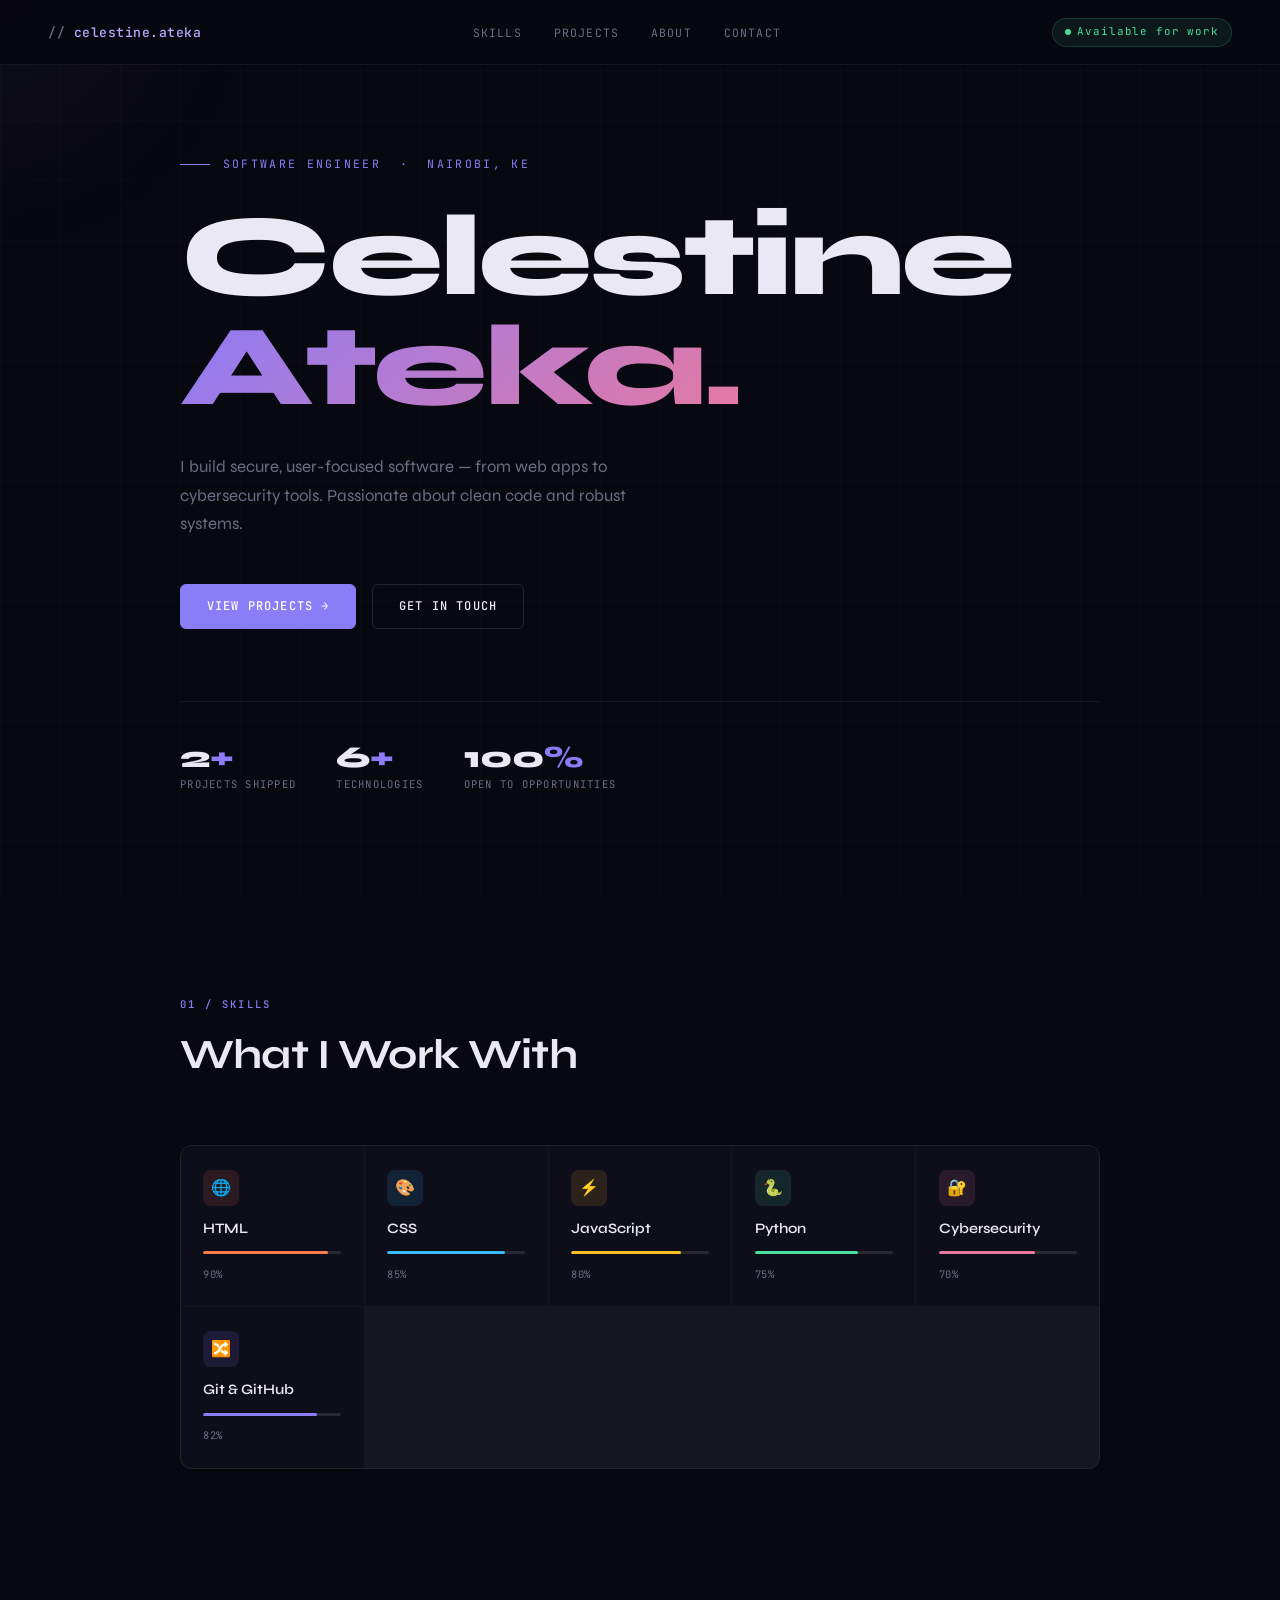
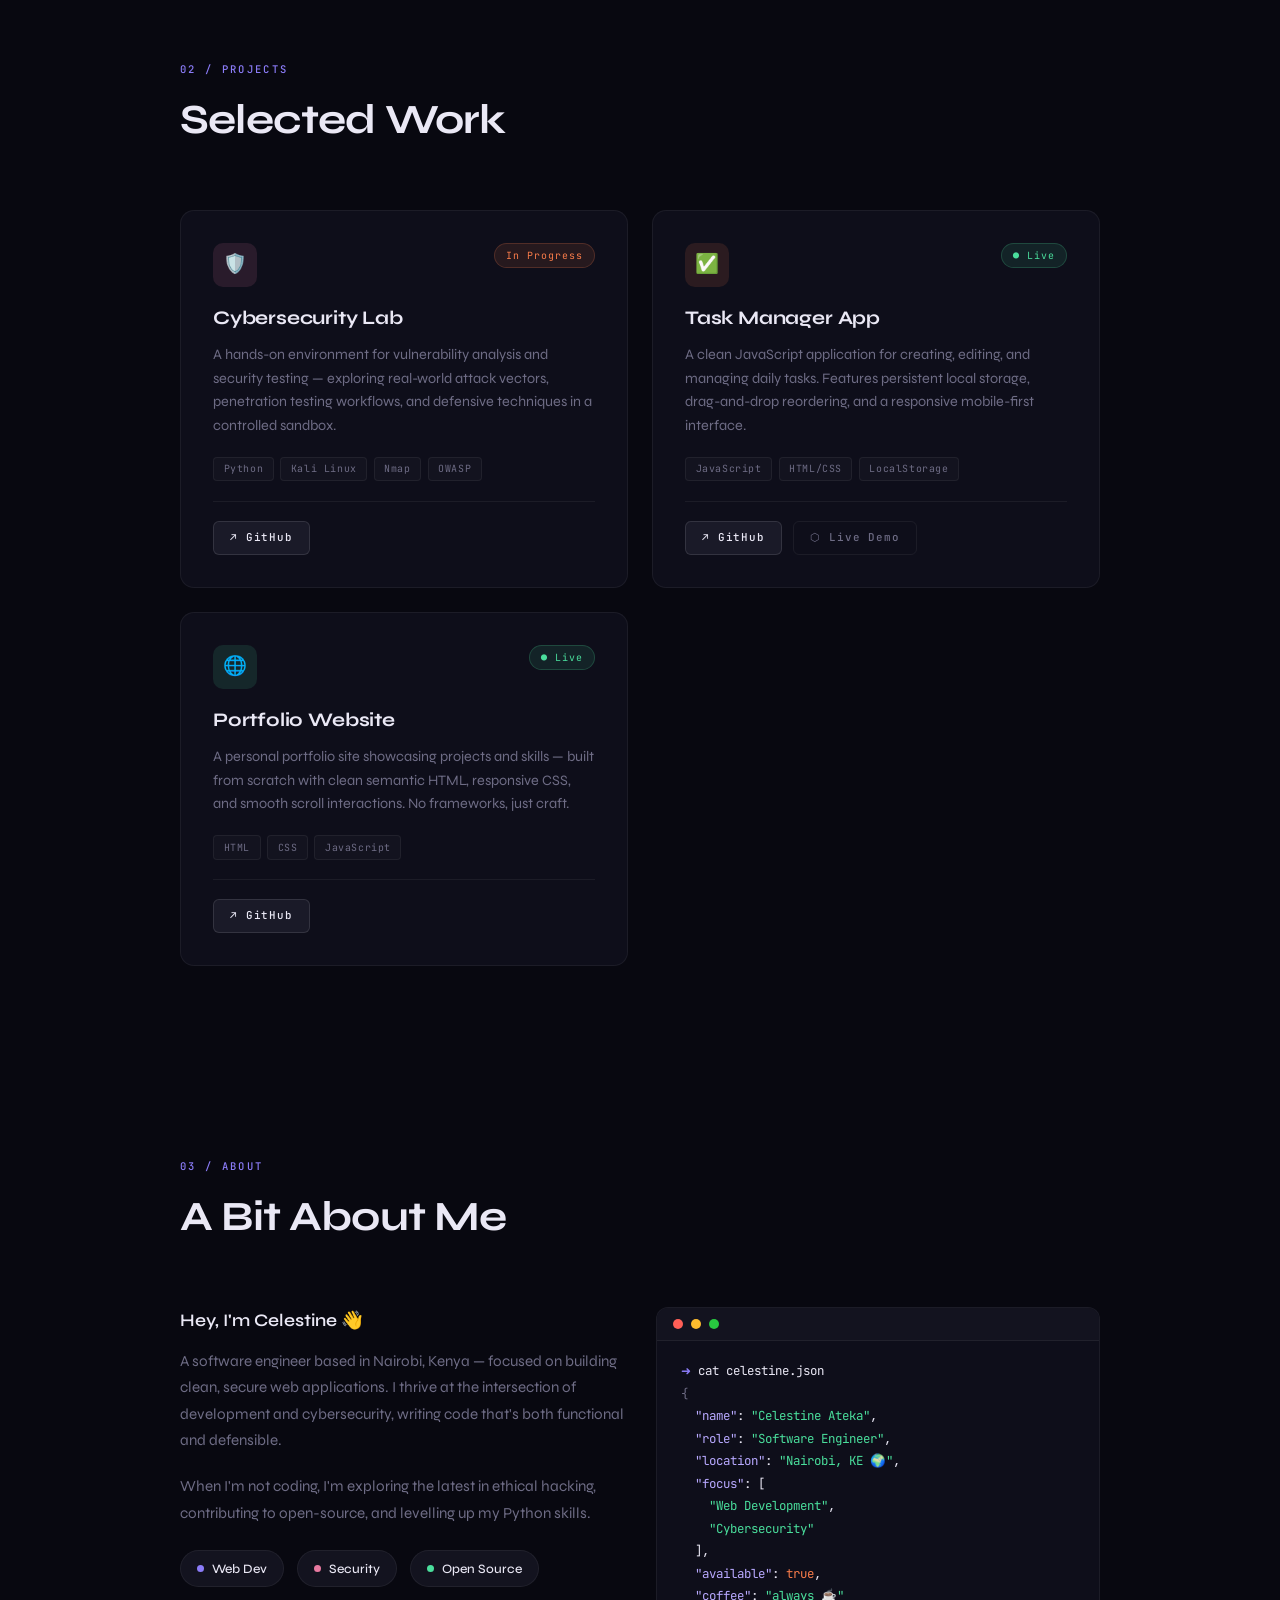
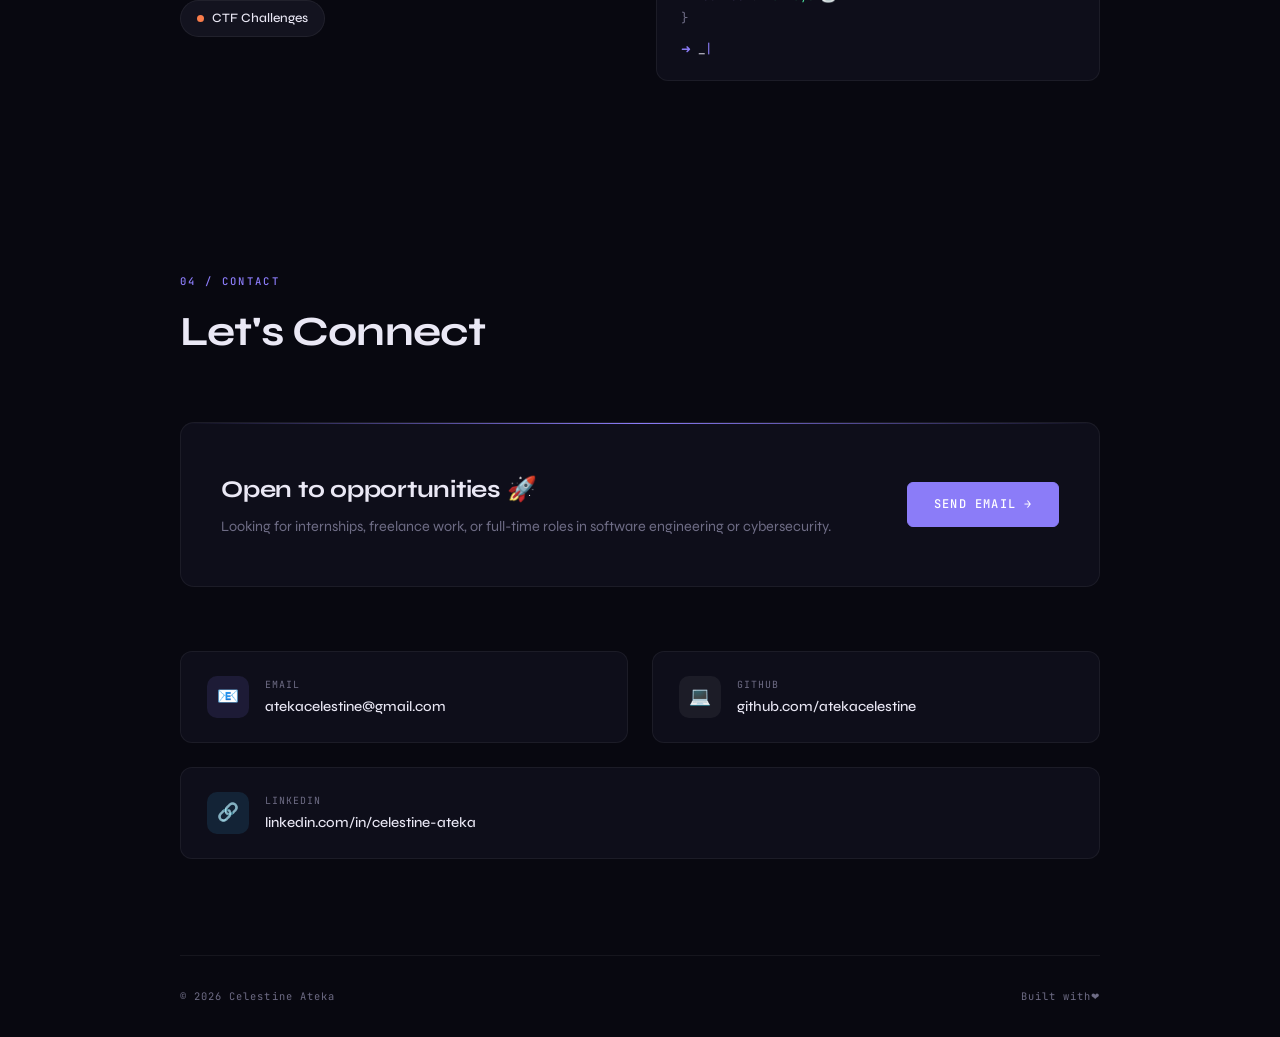
<file: index.html>
<!DOCTYPE html>
<html lang="en">
<head>
  <meta charset="UTF-8">
  <meta name="viewport" content="width=device-width, initial-scale=1.0">
  <title>Celestine Ateka — Software Engineer</title>
  <link rel="preconnect" href="https://fonts.googleapis.com">
  <link href="https://fonts.googleapis.com/css2?family=Syne:wght@400;500;600;700;800&family=JetBrains+Mono:wght@300;400;500&display=swap" rel="stylesheet">
  <style>
    :root {
      --bg:      #080810;
      --bg2:     #0e0e1a;
      --bg3:     #13131f;
      --bg4:     #1a1a28;
      --border:  rgba(255,255,255,0.06);
      --border2: rgba(255,255,255,0.11);
      --text:    #eae8f5;
      --muted:   #6e6c85;
      --accent:  #8b7cf8;
      --accent2: #b8a9ff;
      --green:   #4ade9c;
      --orange:  #f97c4a;
      --pink:    #e879a0;
      --blue:    #38bdf8;
    }
    *,*::before,*::after{margin:0;padding:0;box-sizing:border-box}
    html{scroll-behavior:smooth}
    body{background:var(--bg);color:var(--text);font-family:'Syne',sans-serif;font-size:16px;line-height:1.6;overflow-x:hidden}
    body::before{content:'';position:fixed;inset:0;background-image:linear-gradient(rgba(139,124,248,0.03) 1px,transparent 1px),linear-gradient(90deg,rgba(139,124,248,0.03) 1px,transparent 1px);background-size:60px 60px;pointer-events:none;z-index:0}
    .cursor-glow{position:fixed;width:500px;height:500px;border-radius:50%;background:radial-gradient(circle,rgba(139,124,248,0.055) 0%,transparent 70%);pointer-events:none;transform:translate(-50%,-50%);transition:left .14s ease,top .14s ease;z-index:0}
    nav{position:fixed;top:0;left:0;right:0;z-index:100;padding:1.1rem 3rem;display:flex;justify-content:space-between;align-items:center;background:rgba(8,8,16,0.85);backdrop-filter:blur(16px);border-bottom:1px solid var(--border)}
    .nav-logo{font-family:'JetBrains Mono',monospace;font-size:.82rem;font-weight:500;letter-spacing:.04em;color:var(--accent2)}
    .nav-logo span{color:var(--muted)}
    .nav-links{display:flex;gap:2rem;list-style:none}
    .nav-links a{font-family:'JetBrains Mono',monospace;font-size:.72rem;font-weight:400;letter-spacing:.1em;text-transform:uppercase;color:var(--muted);text-decoration:none;transition:color .2s}
    .nav-links a:hover{color:var(--text)}
    .status-pill{display:flex;align-items:center;gap:6px;font-family:'JetBrains Mono',monospace;font-size:.68rem;font-weight:400;letter-spacing:.08em;color:var(--green);background:rgba(74,222,156,0.08);border:1px solid rgba(74,222,156,0.18);padding:.3rem .75rem;border-radius:100px}
    .status-dot{width:6px;height:6px;border-radius:50%;background:var(--green);animation:pulse 2s ease-in-out infinite}
    @keyframes pulse{0%,100%{opacity:1;transform:scale(1)}50%{opacity:.5;transform:scale(.8)}}
    .container{max-width:1000px;margin:0 auto;padding:0 2.5rem;position:relative;z-index:1}
    header{min-height:100vh;display:flex;flex-direction:column;justify-content:center;padding:8rem 0 5rem}
    .hero-tag{font-family:'JetBrains Mono',monospace;font-size:.72rem;font-weight:400;letter-spacing:.2em;text-transform:uppercase;color:var(--accent);margin-bottom:1.8rem;opacity:0;animation:fadeUp .7s ease forwards .2s;display:flex;align-items:center;gap:.8rem}
    .hero-tag::before{content:'';display:inline-block;width:30px;height:1px;background:var(--accent)}
    header h1{font-size:clamp(3.5rem,9vw,7.5rem);font-weight:800;letter-spacing:-.03em;line-height:.95;opacity:0;animation:fadeUp .8s ease forwards .35s}
    .name-accent{background:linear-gradient(135deg,var(--accent) 0%,var(--pink) 100%);-webkit-background-clip:text;-webkit-text-fill-color:transparent;background-clip:text}
    .hero-desc{margin-top:2rem;font-size:1.05rem;font-weight:400;color:var(--muted);max-width:480px;line-height:1.7;opacity:0;animation:fadeUp .8s ease forwards .5s}
    .hero-cta{margin-top:2.8rem;display:flex;gap:1rem;flex-wrap:wrap;opacity:0;animation:fadeUp .8s ease forwards .65s}
    .btn-primary,.btn-ghost{font-family:'JetBrains Mono',monospace;font-size:.75rem;font-weight:500;letter-spacing:.1em;text-transform:uppercase;text-decoration:none;padding:.75rem 1.6rem;border-radius:6px;transition:all .22s ease;display:inline-flex;align-items:center;gap:.5rem}
    .btn-primary{background:var(--accent);color:#fff;border:1px solid var(--accent)}
    .btn-primary:hover{background:var(--accent2);border-color:var(--accent2);transform:translateY(-2px)}
    .btn-ghost{background:transparent;color:var(--text);border:1px solid var(--border2)}
    .btn-ghost:hover{border-color:var(--accent);color:var(--accent);transform:translateY(-2px)}
    .hero-stats{margin-top:4.5rem;display:flex;gap:2.5rem;padding-top:2.5rem;border-top:1px solid var(--border);opacity:0;animation:fadeUp .8s ease forwards .8s}
    .stat-item .num{font-size:1.9rem;font-weight:800;color:var(--text);line-height:1}
    .stat-item .num span{color:var(--accent)}
    .stat-item .lbl{font-family:'JetBrains Mono',monospace;font-size:.66rem;font-weight:400;letter-spacing:.12em;text-transform:uppercase;color:var(--muted);margin-top:4px}
    section{padding:6rem 0}
    .sec-label{font-family:'JetBrains Mono',monospace;font-size:.66rem;font-weight:500;letter-spacing:.22em;text-transform:uppercase;color:var(--accent);margin-bottom:.6rem}
    .sec-title{font-size:clamp(1.8rem,4vw,2.6rem);font-weight:700;letter-spacing:-.02em;margin-bottom:3.5rem}
    .skills-grid{display:grid;grid-template-columns:repeat(auto-fill,minmax(175px,1fr));gap:1px;background:var(--border);border:1px solid var(--border);border-radius:12px;overflow:hidden}
    .skill-card{background:var(--bg2);padding:1.5rem 1.4rem;display:flex;flex-direction:column;gap:.7rem;transition:background .2s ease;cursor:default}
    .skill-card:hover{background:var(--bg4)}
    .skill-icon{width:36px;height:36px;border-radius:8px;display:flex;align-items:center;justify-content:center;font-size:1rem}
    .skill-name{font-size:.9rem;font-weight:600;color:var(--text)}
    .skill-bar-track{height:3px;background:var(--border2);border-radius:2px;overflow:hidden}
    .skill-bar-fill{height:100%;border-radius:2px;width:0;transition:width 1.2s cubic-bezier(.16,1,.3,1)}
    .skill-pct{font-family:'JetBrains Mono',monospace;font-size:.65rem;font-weight:400;color:var(--muted);letter-spacing:.05em}
    .projects-grid{display:grid;grid-template-columns:repeat(auto-fill,minmax(420px,1fr));gap:1.5rem}
    .project-card{background:var(--bg2);border:1px solid var(--border);border-radius:14px;padding:2rem;display:flex;flex-direction:column;transition:border-color .25s ease,transform .25s ease;position:relative;overflow:hidden}
    .project-card::before{content:'';position:absolute;top:0;left:0;right:0;height:2px;opacity:0;transition:opacity .3s ease}
    .project-card:hover{border-color:var(--border2);transform:translateY(-4px)}
    .project-card:hover::before{opacity:1}
    .project-card.purple::before{background:linear-gradient(90deg,var(--accent),var(--pink))}
    .project-card.orange::before{background:linear-gradient(90deg,var(--orange),#fbbf24)}
    .project-card.green::before{background:linear-gradient(90deg,var(--green),var(--blue))}
    .project-header{display:flex;justify-content:space-between;align-items:flex-start;margin-bottom:1rem}
    .project-icon{width:44px;height:44px;border-radius:10px;display:flex;align-items:center;justify-content:center;font-size:1.2rem}
    .project-status{font-family:'JetBrains Mono',monospace;font-size:.62rem;font-weight:400;letter-spacing:.1em;padding:.25rem .7rem;border-radius:100px}
    .status-live{background:rgba(74,222,156,0.1);color:var(--green);border:1px solid rgba(74,222,156,0.2)}
    .status-wip{background:rgba(249,124,74,0.1);color:var(--orange);border:1px solid rgba(249,124,74,0.2)}
    .project-card h3{font-size:1.2rem;font-weight:700;letter-spacing:-.01em;margin-bottom:.6rem}
    .project-card p{font-size:.9rem;color:var(--muted);line-height:1.65;flex:1}
    .project-tags{display:flex;flex-wrap:wrap;gap:.4rem;margin:1.2rem 0}
    .tag{font-family:'JetBrains Mono',monospace;font-size:.62rem;font-weight:400;letter-spacing:.06em;color:var(--muted);background:var(--bg3);border:1px solid var(--border);padding:.2rem .6rem;border-radius:4px}
    .project-links{display:flex;gap:.7rem;margin-top:auto;padding-top:1.2rem;border-top:1px solid var(--border)}
    .plink{font-family:'JetBrains Mono',monospace;font-size:.68rem;font-weight:500;letter-spacing:.08em;text-decoration:none;padding:.45rem 1rem;border-radius:6px;transition:all .2s ease;display:inline-flex;align-items:center;gap:.4rem}
    .plink-solid{background:var(--bg4);color:var(--text);border:1px solid var(--border2)}
    .plink-solid:hover{background:var(--accent);border-color:var(--accent);color:#fff}
    .plink-ghost{background:transparent;color:var(--muted);border:1px solid var(--border)}
    .plink-ghost:hover{color:var(--text);border-color:var(--border2)}
    .about-grid{display:grid;grid-template-columns:1fr 1fr;gap:2rem;align-items:start}
    .about-text h3{font-size:1.1rem;font-weight:600;margin-bottom:.8rem}
    .about-text p{color:var(--muted);font-size:.95rem;line-height:1.75;margin-bottom:1.2rem}
    .terminal{background:var(--bg2);border:1px solid var(--border);border-radius:12px;overflow:hidden}
    .terminal-bar{background:var(--bg3);padding:.7rem 1rem;display:flex;align-items:center;gap:.5rem;border-bottom:1px solid var(--border)}
    .t-dot{width:10px;height:10px;border-radius:50%}
    .terminal-body{padding:1.2rem 1.5rem;font-family:'JetBrains Mono',monospace;font-size:.78rem;line-height:1.8}
    .t-prompt{color:var(--accent)}.t-cmd{color:var(--text)}.t-comment{color:var(--muted)}.t-str{color:var(--green)}.t-key{color:var(--accent2)}.t-num{color:var(--orange)}
    .interests-row{display:flex;gap:.8rem;flex-wrap:wrap;margin-top:1.5rem}
    .interest-chip{display:flex;align-items:center;gap:.5rem;background:var(--bg3);border:1px solid var(--border);border-radius:100px;padding:.45rem 1rem;font-size:.8rem;font-weight:500}
    .chip-dot{width:7px;height:7px;border-radius:50%}
    .contact-grid{display:grid;grid-template-columns:1fr 1fr;gap:1.5rem}
    .contact-card{background:var(--bg2);border:1px solid var(--border);border-radius:12px;padding:1.5rem 1.6rem;display:flex;align-items:center;gap:1rem;text-decoration:none;color:var(--text);transition:border-color .2s,transform .2s}
    .contact-card:hover{border-color:var(--accent);transform:translateY(-2px)}
    .contact-icon{width:42px;height:42px;border-radius:10px;display:flex;align-items:center;justify-content:center;font-size:1.1rem;flex-shrink:0}
    .contact-label{font-family:'JetBrains Mono',monospace;font-size:.62rem;font-weight:400;letter-spacing:.1em;text-transform:uppercase;color:var(--muted);margin-bottom:.2rem}
    .contact-value{font-size:.88rem;font-weight:500}
    .contact-wide{grid-column:1/-1}
    .cta-band{background:var(--bg2);border:1px solid var(--border);border-radius:14px;padding:3rem 2.5rem;display:flex;justify-content:space-between;align-items:center;gap:2rem;margin-bottom:4rem;position:relative;overflow:hidden}
    .cta-band::before{content:'';position:absolute;top:0;left:0;right:0;height:1px;background:linear-gradient(90deg,transparent,var(--accent),transparent)}
    .cta-band h3{font-size:1.5rem;font-weight:700;letter-spacing:-.01em;margin-bottom:.4rem}
    .cta-band p{font-size:.9rem;color:var(--muted)}
    footer{border-top:1px solid var(--border);padding:2rem 0;display:flex;justify-content:space-between;align-items:center}
    footer span{font-family:'JetBrains Mono',monospace;font-size:.65rem;font-weight:400;letter-spacing:.1em;color:var(--muted)}
    @keyframes fadeUp{from{opacity:0;transform:translateY(24px)}to{opacity:1;transform:none}}
    @keyframes blink{0%,100%{opacity:1}50%{opacity:0}}
    .reveal{opacity:0;transform:translateY(20px);transition:opacity .7s ease,transform .7s ease}
    .reveal.visible{opacity:1;transform:none}
    @media(max-width:700px){nav{padding:1rem 1.5rem}.nav-links{display:none}.container{padding:0 1.5rem}header{padding:6rem 0 3.5rem}.hero-stats{flex-wrap:wrap;gap:1.5rem}.projects-grid{grid-template-columns:1fr}.about-grid{grid-template-columns:1fr}.contact-grid{grid-template-columns:1fr}.contact-wide{grid-column:auto}.cta-band{flex-direction:column;align-items:flex-start}}
  </style>
</head>
<body>

<div class="cursor-glow" id="glow"></div>

<nav>
  <div class="nav-logo"><span>// </span>celestine.ateka</div>
  <ul class="nav-links">
    <li><a href="#skills">Skills</a></li>
    <li><a href="#projects">Projects</a></li>
    <li><a href="#about">About</a></li>
    <li><a href="#contact">Contact</a></li>
  </ul>
  <div class="status-pill">
    <div class="status-dot"></div>
    Available for work
  </div>
</nav>

<div class="container">

  <header>
    <p class="hero-tag">Software Engineer &nbsp;·&nbsp; Nairobi, KE</p>
    <h1>Celestine<br><span class="name-accent">Ateka.</span></h1>
    <p class="hero-desc">I build secure, user-focused software — from web apps to cybersecurity tools. Passionate about clean code and robust systems.</p>
    <div class="hero-cta">
      <a href="#projects" class="btn-primary">View Projects →</a>
      <a href="mailto:atekacelestine@gmail.com" class="btn-ghost">Get in Touch</a>
    </div>
    <div class="hero-stats">
      <div class="stat-item"><div class="num">2<span>+</span></div><div class="lbl">Projects Shipped</div></div>
      <div class="stat-item"><div class="num">6<span>+</span></div><div class="lbl">Technologies</div></div>
      <div class="stat-item"><div class="num">100<span>%</span></div><div class="lbl">Open to Opportunities</div></div>
    </div>
  </header>

  <section id="skills">
    <p class="sec-label reveal">01 / Skills</p>
    <h2 class="sec-title reveal">What I Work With</h2>
    <div class="skills-grid">
      <div class="skill-card reveal"><div class="skill-icon" style="background:rgba(249,124,74,0.12)">🌐</div><div class="skill-name">HTML</div><div class="skill-bar-track"><div class="skill-bar-fill" data-width="90" style="background:var(--orange)"></div></div><div class="skill-pct">90%</div></div>
      <div class="skill-card reveal"><div class="skill-icon" style="background:rgba(56,189,248,0.12)">🎨</div><div class="skill-name">CSS</div><div class="skill-bar-track"><div class="skill-bar-fill" data-width="85" style="background:var(--blue)"></div></div><div class="skill-pct">85%</div></div>
      <div class="skill-card reveal"><div class="skill-icon" style="background:rgba(251,191,36,0.12)">⚡</div><div class="skill-name">JavaScript</div><div class="skill-bar-track"><div class="skill-bar-fill" data-width="80" style="background:#fbbf24"></div></div><div class="skill-pct">80%</div></div>
      <div class="skill-card reveal"><div class="skill-icon" style="background:rgba(74,222,156,0.12)">🐍</div><div class="skill-name">Python</div><div class="skill-bar-track"><div class="skill-bar-fill" data-width="75" style="background:var(--green)"></div></div><div class="skill-pct">75%</div></div>
      <div class="skill-card reveal"><div class="skill-icon" style="background:rgba(232,121,160,0.12)">🔐</div><div class="skill-name">Cybersecurity</div><div class="skill-bar-track"><div class="skill-bar-fill" data-width="70" style="background:var(--pink)"></div></div><div class="skill-pct">70%</div></div>
      <div class="skill-card reveal"><div class="skill-icon" style="background:rgba(139,124,248,0.12)">🔀</div><div class="skill-name">Git & GitHub</div><div class="skill-bar-track"><div class="skill-bar-fill" data-width="82" style="background:var(--accent)"></div></div><div class="skill-pct">82%</div></div>
    </div>
  </section>

  <section id="projects">
    <p class="sec-label reveal">02 / Projects</p>
    <h2 class="sec-title reveal">Selected Work</h2>
    <div class="projects-grid">
      <div class="project-card purple reveal">
        <div class="project-header">
          <div class="project-icon" style="background:rgba(232,121,160,0.12)">🛡️</div>
          <span class="project-status status-wip">In Progress</span>
        </div>
        <h3>Cybersecurity Lab</h3>
        <p>A hands-on environment for vulnerability analysis and security testing — exploring real-world attack vectors, penetration testing workflows, and defensive techniques in a controlled sandbox.</p>
        <div class="project-tags">
          <span class="tag">Python</span><span class="tag">Kali Linux</span><span class="tag">Nmap</span><span class="tag">OWASP</span>
        </div>
        <div class="project-links">
          <a href="#" class="plink plink-solid">↗ GitHub</a>
        </div>
      </div>
      <div class="project-card orange reveal">
        <div class="project-header">
          <div class="project-icon" style="background:rgba(249,124,74,0.12)">✅</div>
          <span class="project-status status-live">● Live</span>
        </div>
        <h3>Task Manager App</h3>
        <p>A clean JavaScript application for creating, editing, and managing daily tasks. Features persistent local storage, drag-and-drop reordering, and a responsive mobile-first interface.</p>
        <div class="project-tags">
          <span class="tag">JavaScript</span><span class="tag">HTML/CSS</span><span class="tag">LocalStorage</span>
        </div>
        <div class="project-links">
          <a href="https://github.com/atekacelestine" target="_blank" rel="noopener" class="plink plink-solid">↗ GitHub</a>
          <a href="https://atekacelestine.github.io/Portfolio-website.github.io/task-manager.html" target="_blank" rel="noopener" class="plink plink-ghost">⬡ Live Demo</a>
        </div>
      </div>
      <div class="project-card green reveal">
        <div class="project-header">
          <div class="project-icon" style="background:rgba(74,222,156,0.12)">🌐</div>
          <span class="project-status status-live">● Live</span>
        </div>
        <h3>Portfolio Website</h3>
        <p>A personal portfolio site showcasing projects and skills — built from scratch with clean semantic HTML, responsive CSS, and smooth scroll interactions. No frameworks, just craft.</p>
        <div class="project-tags">
          <span class="tag">HTML</span><span class="tag">CSS</span><span class="tag">JavaScript</span>
        </div>
        <div class="project-links">
          <a href="https://github.com/atekacelestine" target="_blank" rel="noopener" class="plink plink-solid">↗ GitHub</a>
        </div>
      </div>
    </div>
  </section>

  <section id="about">
    <p class="sec-label reveal">03 / About</p>
    <h2 class="sec-title reveal">A Bit About Me</h2>
    <div class="about-grid">
      <div class="about-text reveal">
        <h3>Hey, I'm Celestine 👋</h3>
        <p>A software engineer based in Nairobi, Kenya — focused on building clean, secure web applications. I thrive at the intersection of development and cybersecurity, writing code that's both functional and defensible.</p>
        <p>When I'm not coding, I'm exploring the latest in ethical hacking, contributing to open-source, and levelling up my Python skills.</p>
        <div class="interests-row">
          <div class="interest-chip"><div class="chip-dot" style="background:var(--accent)"></div>Web Dev</div>
          <div class="interest-chip"><div class="chip-dot" style="background:var(--pink)"></div>Security</div>
          <div class="interest-chip"><div class="chip-dot" style="background:var(--green)"></div>Open Source</div>
          <div class="interest-chip"><div class="chip-dot" style="background:var(--orange)"></div>CTF Challenges</div>
        </div>
      </div>
      <div class="terminal reveal">
        <div class="terminal-bar">
          <div class="t-dot" style="background:#ff5f57"></div>
          <div class="t-dot" style="background:#febc2e"></div>
          <div class="t-dot" style="background:#28c840"></div>
        </div>
        <div class="terminal-body">
          <div><span class="t-prompt">➜</span> <span class="t-cmd">cat celestine.json</span></div>
          <div><span class="t-comment">{</span></div>
          <div>&nbsp;&nbsp;<span class="t-key">"name"</span>: <span class="t-str">"Celestine Ateka"</span>,</div>
          <div>&nbsp;&nbsp;<span class="t-key">"role"</span>: <span class="t-str">"Software Engineer"</span>,</div>
          <div>&nbsp;&nbsp;<span class="t-key">"location"</span>: <span class="t-str">"Nairobi, KE 🌍"</span>,</div>
          <div>&nbsp;&nbsp;<span class="t-key">"focus"</span>: [</div>
          <div>&nbsp;&nbsp;&nbsp;&nbsp;<span class="t-str">"Web Development"</span>,</div>
          <div>&nbsp;&nbsp;&nbsp;&nbsp;<span class="t-str">"Cybersecurity"</span></div>
          <div>&nbsp;&nbsp;],</div>
          <div>&nbsp;&nbsp;<span class="t-key">"available"</span>: <span class="t-num">true</span>,</div>
          <div>&nbsp;&nbsp;<span class="t-key">"coffee"</span>: <span class="t-str">"always ☕"</span></div>
          <div><span class="t-comment">}</span></div>
          <div style="margin-top:.5rem"><span class="t-prompt">➜</span> <span class="t-cmd">_</span><span style="animation:blink 1s step-end infinite;color:var(--accent)">|</span></div>
        </div>
      </div>
    </div>
  </section>

  <section id="contact">
    <p class="sec-label reveal">04 / Contact</p>
    <h2 class="sec-title reveal">Let's Connect</h2>
    <div class="cta-band reveal">
      <div>
        <h3>Open to opportunities 🚀</h3>
        <p>Looking for internships, freelance work, or full-time roles in software engineering or cybersecurity.</p>
      </div>
      <a href="mailto:atekacelestine@gmail.com" class="btn-primary" style="white-space:nowrap">Send Email →</a>
    </div>
    <div class="contact-grid">
      <a href="mailto:atekacelestine@gmail.com" class="contact-card">
        <div class="contact-icon" style="background:rgba(139,124,248,0.12)">📧</div>
        <div><div class="contact-label">Email</div><div class="contact-value">atekacelestine@gmail.com</div></div>
      </a>
      <a href="https://github.com/atekacelestine" target="_blank" rel="noopener" class="contact-card">
        <div class="contact-icon" style="background:rgba(255,255,255,0.06)">💻</div>
        <div><div class="contact-label">GitHub</div><div class="contact-value">github.com/atekacelestine</div></div>
      </a>
      <a href="https://linkedin.com/in/celestine-ateka" target="_blank" rel="noopener" class="contact-card contact-wide">
        <div class="contact-icon" style="background:rgba(56,189,248,0.12)">🔗</div>
        <div><div class="contact-label">LinkedIn</div><div class="contact-value">linkedin.com/in/celestine-ateka</div></div>
      </a>
    </div>
  </section>

  <footer>
    <span>© 2026 Celestine Ateka</span>
    <span>Built with❤</span>
  </footer>

</div>

<style>@keyframes blink{0%,100%{opacity:1}50%{opacity:0}}</style>

<script>
  const glow = document.getElementById('glow');
  document.addEventListener('mousemove', e => {
    glow.style.left = e.clientX + 'px';
    glow.style.top = e.clientY + 'px';
  });

  const revealObs = new IntersectionObserver(entries => {
    entries.forEach(e => {
      if (e.isIntersecting) {
        e.target.style.transitionDelay = (parseFloat(e.target.dataset.delay || 0)) + 's';
        e.target.classList.add('visible');
        revealObs.unobserve(e.target);
      }
    });
  }, { threshold: 0.1 });

  document.querySelectorAll('.reveal').forEach((el, i) => {
    el.dataset.delay = (i % 6) * 0.07;
    revealObs.observe(el);
  });

  const barObs = new IntersectionObserver(entries => {
    entries.forEach(e => {
      if (e.isIntersecting) {
        e.target.querySelectorAll('.skill-bar-fill').forEach(bar => {
          bar.style.width = bar.dataset.width + '%';
        });
        barObs.unobserve(e.target);
      }
    });
  }, { threshold: 0.3 });

  document.querySelectorAll('.skills-grid').forEach(g => barObs.observe(g));

  const sections = document.querySelectorAll('section[id]');
  const links = document.querySelectorAll('.nav-links a');
  window.addEventListener('scroll', () => {
    let cur = '';
    sections.forEach(s => { if (window.scrollY >= s.offsetTop - 120) cur = s.id; });
    links.forEach(l => {
      l.style.color = l.getAttribute('href') === '#' + cur ? 'var(--text)' : '';
    });
  });
</script>
</body>
</html>
</file>
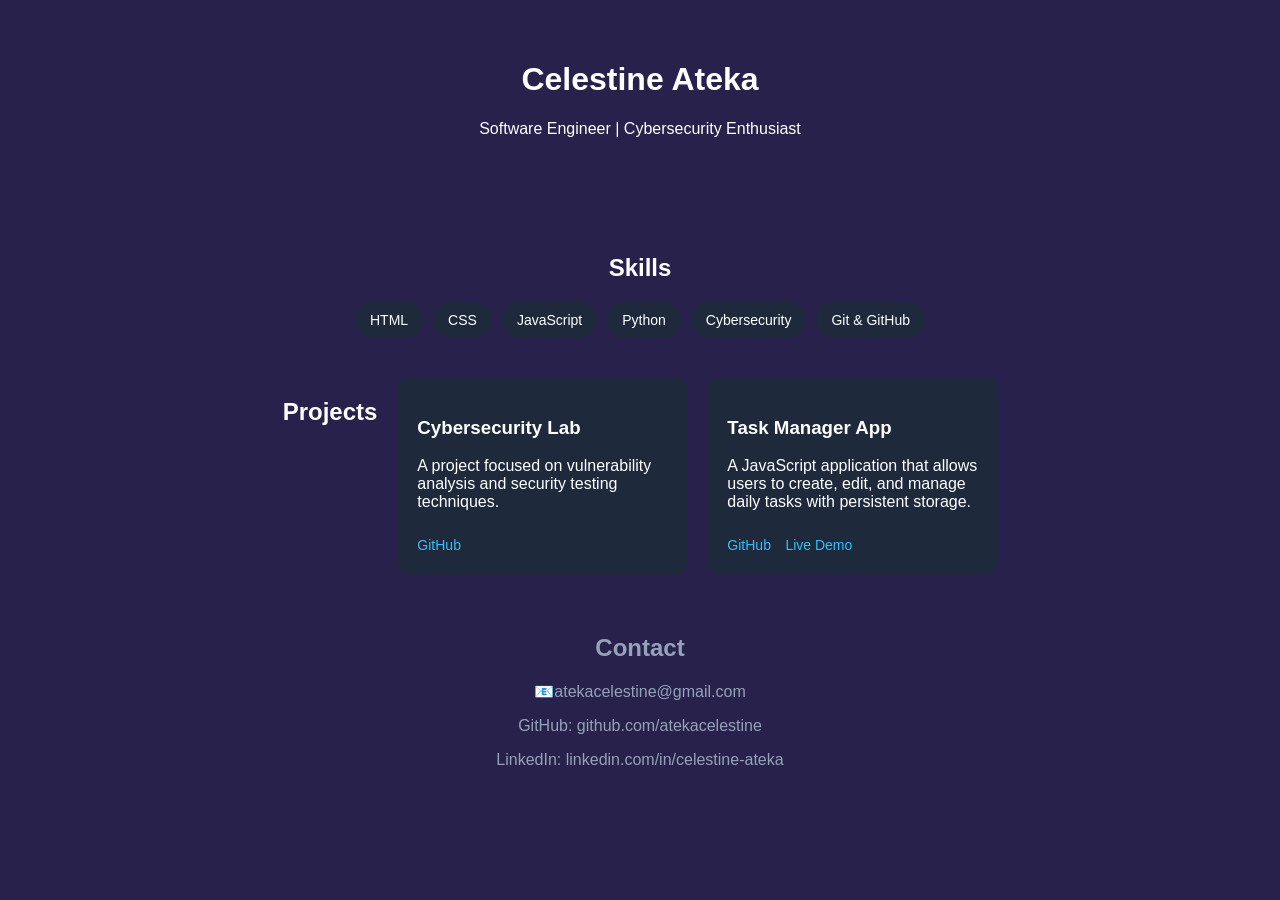
<file: Portfolio website/index.html>
<!DOCTYPE html>
<html lang="en">
<head>
  <meta charset="UTF-8">
  <title>Celestine Ateka</title>
  <link rel="stylesheet" href="style.css">
</head>
<body>

<header>
  <h1>Celestine Ateka</h1>
  <p>Software Engineer | Cybersecurity Enthusiast</p>
</header>

<section class="skills">
  <h2>Skills</h2>
  <div class="skills-list">
    <span>HTML</span>
    <span>CSS</span>
    <span>JavaScript</span>
    <span>Python</span>
    <span>Cybersecurity</span>
    <span>Git & GitHub</span>
  </div>
</section>

<section class="projects">
  <h2>Projects</h2>

  <div class="card">
    <h3>Cybersecurity Lab</h3>
    <p>A project focused on vulnerability analysis and security testing techniques.</p>
    <a href="#">GitHub</a>
  </div>

  <div class="card">
    <h3>Task Manager App</h3>
    <p>A JavaScript application that allows users to create, edit, and manage daily tasks with persistent storage.</p>
 <a href="https://github.com/atekacelestine/task-manager">GitHub</a>
<a href="https://your-live-site.com">Live Demo</a>
  </div>

</section>

<footer>
  <section class="contact">
    <h2>Contact</h2>
  <p>📧atekacelestine@gmail.com</p>
  <p>GitHub: github.com/atekacelestine</p>
  <p>LinkedIn: linkedin.com/in/celestine-ateka</p>
</section>
</footer>

</body>
</html>
</file>
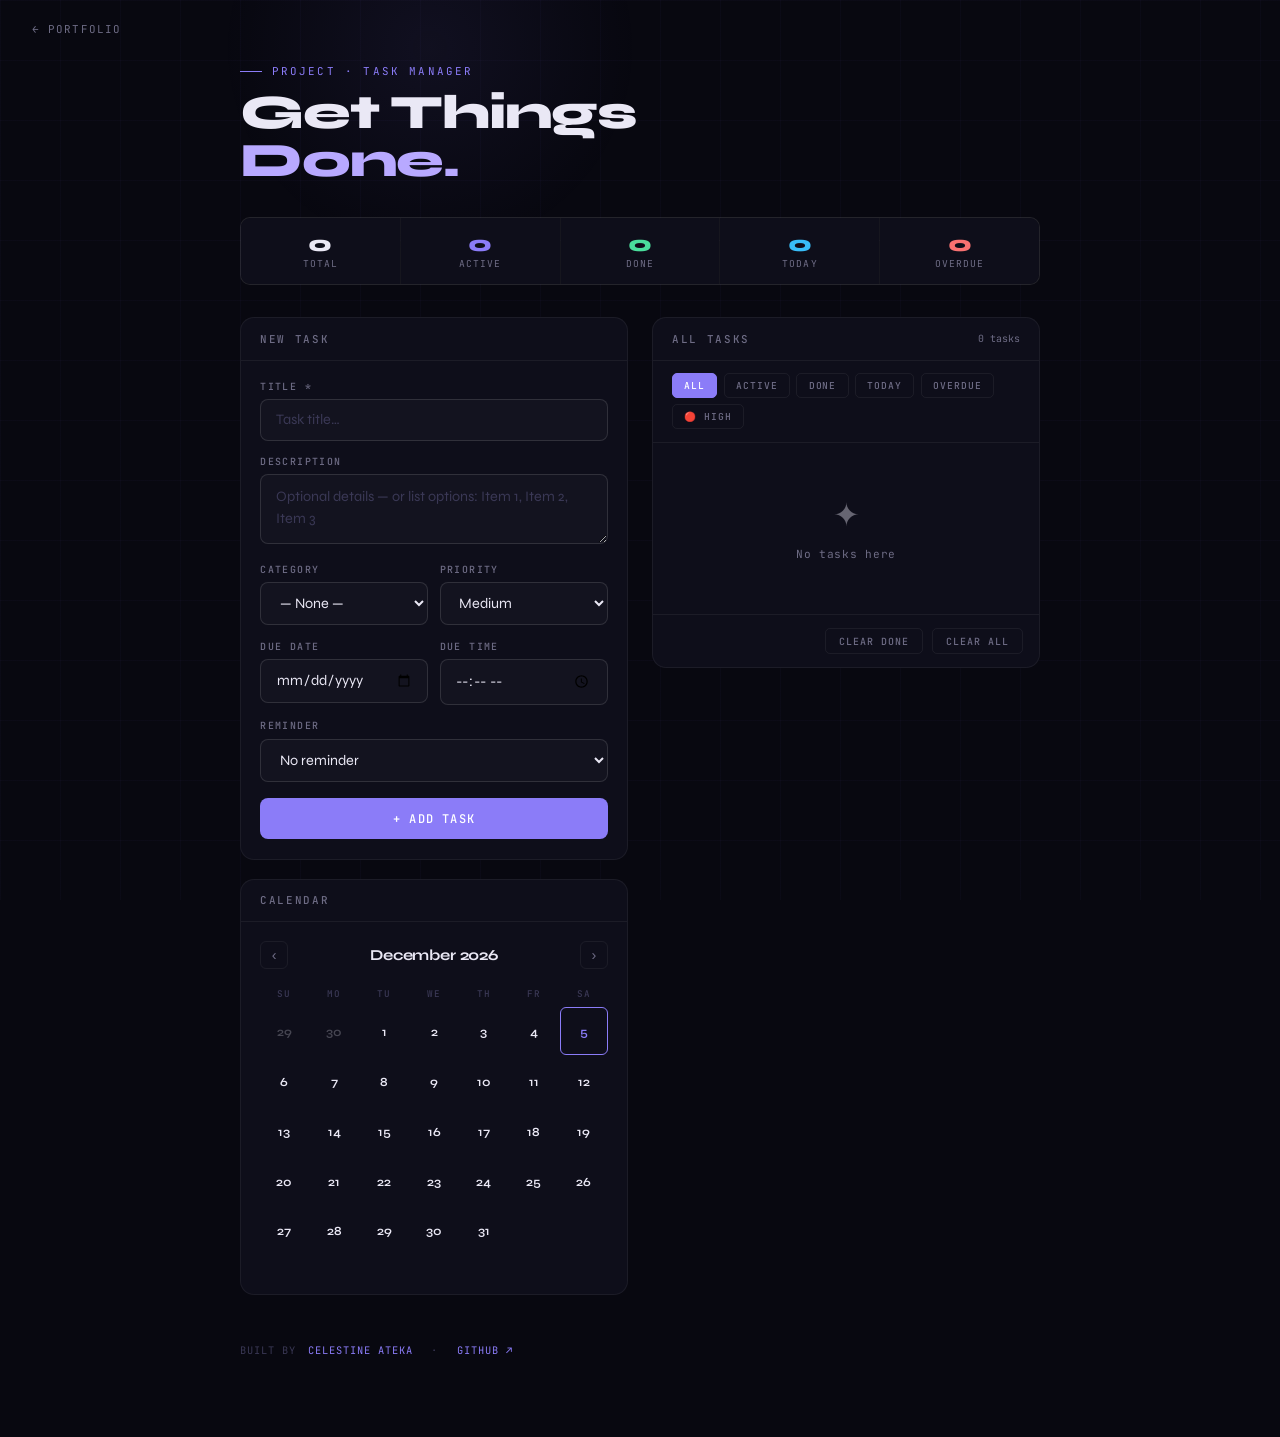
<file: task-manager.html>
<!DOCTYPE html>
<html lang="en">
<head>
  <meta charset="UTF-8">
  <meta name="viewport" content="width=device-width, initial-scale=1.0">
  <title>Task Manager — Celestine Ateka</title>
  <link rel="preconnect" href="https://fonts.googleapis.com">
  <link href="https://fonts.googleapis.com/css2?family=Syne:wght@400;500;600;700;800&family=JetBrains+Mono:wght@300;400;500&display=swap" rel="stylesheet">
  <style>
    :root {
      --bg:#080810;--bg2:#0e0e1a;--bg3:#13131f;--bg4:#1a1a28;
      --border:rgba(255,255,255,0.06);--border2:rgba(255,255,255,0.12);
      --text:#eae8f5;--muted:#6e6c85;--dim:#3a3855;
      --accent:#8b7cf8;--accent2:#b8a9ff;
      --green:#4ade9c;--orange:#f97c4a;--pink:#e879a0;--red:#f87171;--blue:#38bdf8;
    }
    *,*::before,*::after{margin:0;padding:0;box-sizing:border-box}
    html{scroll-behavior:smooth}
    body{background:var(--bg);color:var(--text);font-family:'Syne',sans-serif;min-height:100vh;display:flex;flex-direction:column;align-items:center;padding:3rem 1.5rem 5rem}
    body::before{content:'';position:fixed;inset:0;background-image:linear-gradient(rgba(139,124,248,0.03) 1px,transparent 1px),linear-gradient(90deg,rgba(139,124,248,0.03) 1px,transparent 1px);background-size:60px 60px;pointer-events:none;z-index:0}
    .glow{position:fixed;width:420px;height:420px;border-radius:50%;background:radial-gradient(circle,rgba(139,124,248,0.07) 0%,transparent 70%);pointer-events:none;transform:translate(-50%,-50%);transition:left .14s ease,top .14s ease;z-index:0}
    .back-link{position:fixed;top:1.4rem;left:2rem;font-family:'JetBrains Mono',monospace;font-size:.68rem;font-weight:400;letter-spacing:.1em;text-transform:uppercase;color:var(--muted);text-decoration:none;display:flex;align-items:center;gap:.4rem;transition:color .2s;z-index:100}
    .back-link:hover{color:var(--accent2)}
    .app{position:relative;z-index:1;width:100%;max-width:800px;margin-top:1rem}

    /* HEADER */
    .app-header{margin-bottom:2rem;animation:fadeUp .6s ease both .1s}
    .app-eyebrow{font-family:'JetBrains Mono',monospace;font-size:.68rem;font-weight:400;letter-spacing:.2em;text-transform:uppercase;color:var(--accent);margin-bottom:.7rem;display:flex;align-items:center;gap:.6rem}
    .app-eyebrow::before{content:'';width:22px;height:1px;background:var(--accent)}
    .app-title{font-size:clamp(2rem,5vw,3rem);font-weight:800;letter-spacing:-.025em;line-height:1}
    .app-title .hi{color:var(--accent2)}

    /* STATS */
    .stats-bar{display:flex;gap:1px;background:var(--border);border:1px solid var(--border);border-radius:10px;overflow:hidden;margin-bottom:2rem;animation:fadeUp .6s ease both .2s}
    .stat{flex:1;background:var(--bg2);padding:.9rem 1rem;display:flex;flex-direction:column;align-items:center;gap:2px}
    .stat .val{font-size:1.4rem;font-weight:800;line-height:1}
    .stat .lbl{font-family:'JetBrains Mono',monospace;font-size:.6rem;font-weight:400;letter-spacing:.12em;text-transform:uppercase;color:var(--muted)}

    /* MAIN LAYOUT */
    .main-grid{display:grid;grid-template-columns:1fr 1fr;gap:1.5rem;align-items:start;animation:fadeUp .6s ease both .3s}
    @media(max-width:700px){.main-grid{grid-template-columns:1fr}}

    /* PANEL */
    .panel{background:var(--bg2);border:1px solid var(--border);border-radius:14px;overflow:hidden}
    .panel-header{padding:.85rem 1.2rem;border-bottom:1px solid var(--border);display:flex;align-items:center;justify-content:space-between}
    .panel-title{font-family:'JetBrains Mono',monospace;font-size:.68rem;font-weight:500;letter-spacing:.15em;text-transform:uppercase;color:var(--muted)}
    .panel-body{padding:1.2rem}

    /* ADD TASK FORM */
    .form-group{margin-bottom:.9rem}
    .form-label{font-family:'JetBrains Mono',monospace;font-size:.62rem;font-weight:500;letter-spacing:.14em;text-transform:uppercase;color:var(--muted);margin-bottom:.4rem;display:block}
    .form-input{width:100%;background:var(--bg3);border:1px solid var(--border2);border-radius:8px;padding:.7rem .9rem;font-family:'Syne',sans-serif;font-size:.9rem;font-weight:400;color:var(--text);outline:none;transition:border-color .2s,box-shadow .2s}
    .form-input::placeholder{color:var(--dim)}
    .form-input:focus{border-color:var(--accent);box-shadow:0 0 0 3px rgba(139,124,248,0.1)}
    textarea.form-input{resize:vertical;min-height:70px;line-height:1.5}
    .form-row{display:grid;grid-template-columns:1fr 1fr;gap:.7rem}
    select.form-input{cursor:pointer}
    select.form-input option{background:var(--bg3);color:var(--text)}

    .add-btn{width:100%;background:var(--accent);color:#fff;border:none;border-radius:8px;padding:.8rem;font-family:'JetBrains Mono',monospace;font-size:.75rem;font-weight:500;letter-spacing:.1em;text-transform:uppercase;cursor:pointer;transition:background .2s,transform .15s;margin-top:.4rem}
    .add-btn:hover{background:var(--accent2);transform:translateY(-1px)}
    .add-btn:active{transform:scale(.98)}

    /* CALENDAR */
    .cal-nav{display:flex;align-items:center;justify-content:space-between}
    .cal-month{font-size:.95rem;font-weight:700;letter-spacing:-.01em}
    .cal-arrow{background:transparent;border:1px solid var(--border);border-radius:6px;color:var(--muted);width:28px;height:28px;cursor:pointer;font-size:.9rem;display:flex;align-items:center;justify-content:center;transition:all .2s}
    .cal-arrow:hover{border-color:var(--accent);color:var(--accent)}
    .cal-grid{display:grid;grid-template-columns:repeat(7,1fr);gap:2px;margin-top:.9rem}
    .cal-day-name{font-family:'JetBrains Mono',monospace;font-size:.58rem;font-weight:500;letter-spacing:.1em;text-transform:uppercase;color:var(--dim);text-align:center;padding:.3rem 0}
    .cal-day{aspect-ratio:1;display:flex;align-items:center;justify-content:center;border-radius:6px;font-size:.78rem;font-weight:600;cursor:pointer;transition:all .2s;position:relative;border:1px solid transparent}
    .cal-day:hover{background:var(--bg4);border-color:var(--border2)}
    .cal-day.empty{cursor:default;pointer-events:none}
    .cal-day.today{border-color:var(--accent);color:var(--accent)}
    .cal-day.selected{background:var(--accent);color:#fff;border-color:var(--accent)}
    .cal-day.has-task::after{content:'';position:absolute;bottom:3px;left:50%;transform:translateX(-50%);width:4px;height:4px;border-radius:50%;background:var(--green)}
    .cal-day.selected.has-task::after{background:#fff}
    .cal-day.other-month{opacity:.25}
    .cal-day.has-reminder::before{content:'';position:absolute;top:3px;right:3px;width:4px;height:4px;border-radius:50%;background:var(--orange)}

    /* TASK LIST PANEL */
    .filter-tabs{display:flex;gap:.4rem;padding:.8rem 1.2rem;border-bottom:1px solid var(--border);flex-wrap:wrap}
    .tab{font-family:'JetBrains Mono',monospace;font-size:.6rem;font-weight:500;letter-spacing:.1em;text-transform:uppercase;padding:.3rem .7rem;border-radius:5px;border:1px solid var(--border);background:transparent;color:var(--muted);cursor:pointer;transition:all .2s}
    .tab:hover{color:var(--text);border-color:var(--border2)}
    .tab.active{background:var(--accent);color:#fff;border-color:var(--accent)}

    .task-list{padding:.8rem;display:flex;flex-direction:column;gap:.5rem;max-height:420px;overflow-y:auto}
    .task-list::-webkit-scrollbar{width:4px}
    .task-list::-webkit-scrollbar-track{background:transparent}
    .task-list::-webkit-scrollbar-thumb{background:var(--dim);border-radius:2px}

    .task-item{background:var(--bg3);border:1px solid var(--border);border-radius:10px;padding:.8rem 1rem;transition:border-color .2s,transform .2s;position:relative;overflow:hidden;cursor:pointer}
    .task-item::before{content:'';position:absolute;left:0;top:0;bottom:0;width:3px;transition:opacity .2s}
    .task-item.p-high::before{background:var(--red);opacity:.7}
    .task-item.p-med::before{background:var(--orange);opacity:.7}
    .task-item.p-low::before{background:var(--green);opacity:.7}
    .task-item:hover{border-color:var(--border2);transform:translateX(2px)}
    .task-item.done-item{opacity:.45}
    .task-item.done-item .ti-title{text-decoration:line-through;color:var(--muted)}

    .ti-row1{display:flex;align-items:flex-start;gap:.6rem}
    .ti-check{width:18px;height:18px;flex-shrink:0;border-radius:5px;border:1.5px solid var(--border2);background:transparent;cursor:pointer;display:flex;align-items:center;justify-content:center;transition:all .2s;color:transparent;font-size:.65rem;margin-top:2px}
    .ti-check:hover{border-color:var(--accent);color:var(--accent)}
    .task-item.done-item .ti-check{background:var(--accent);border-color:var(--accent);color:#fff}
    .ti-content{flex:1;min-width:0}
    .ti-title{font-size:.88rem;font-weight:700;line-height:1.3;margin-bottom:2px;white-space:nowrap;overflow:hidden;text-overflow:ellipsis}
    .ti-desc{font-size:.75rem;color:var(--muted);line-height:1.4;white-space:nowrap;overflow:hidden;text-overflow:ellipsis}
    .ti-del{width:24px;height:24px;border-radius:6px;border:1px solid var(--border);background:transparent;color:var(--muted);cursor:pointer;display:flex;align-items:center;justify-content:center;font-size:.75rem;transition:all .2s;flex-shrink:0}
    .ti-del:hover{background:rgba(248,113,113,0.1);border-color:rgba(248,113,113,0.3);color:var(--red)}

    .ti-row2{display:flex;align-items:center;gap:.4rem;margin-top:.5rem;flex-wrap:wrap}
    .badge{font-family:'JetBrains Mono',monospace;font-size:.58rem;font-weight:500;letter-spacing:.06em;padding:.15rem .45rem;border-radius:4px}
    .b-high{background:rgba(248,113,113,0.1);color:var(--red);border:1px solid rgba(248,113,113,0.2)}
    .b-med{background:rgba(249,124,74,0.1);color:var(--orange);border:1px solid rgba(249,124,74,0.2)}
    .b-low{background:rgba(74,222,156,0.1);color:var(--green);border:1px solid rgba(74,222,156,0.2)}
    .b-date{background:rgba(56,189,248,0.08);color:var(--blue);border:1px solid rgba(56,189,248,0.15)}
    .b-reminder{background:rgba(249,124,74,0.08);color:var(--orange);border:1px solid rgba(249,124,74,0.15)}
    .b-cat{background:rgba(139,124,248,0.08);color:var(--accent2);border:1px solid rgba(139,124,248,0.15)}
    .b-overdue{background:rgba(248,113,113,0.1);color:var(--red);border:1px solid rgba(248,113,113,0.3)}

    /* EMPTY */
    .empty-state{text-align:center;padding:2.5rem 1rem}
    .empty-icon{font-size:2rem;margin-bottom:.8rem;opacity:.4}
    .empty-state p{font-family:'JetBrains Mono',monospace;font-size:.7rem;color:var(--muted);letter-spacing:.06em}

    /* BOTTOM BAR */
    .bottom-bar{display:flex;justify-content:flex-end;gap:.6rem;padding:.8rem 1rem;border-top:1px solid var(--border)}
    .ghost-btn{font-family:'JetBrains Mono',monospace;font-size:.62rem;font-weight:500;letter-spacing:.1em;text-transform:uppercase;padding:.35rem .8rem;border-radius:5px;border:1px solid var(--border);background:transparent;color:var(--muted);cursor:pointer;transition:all .2s}
    .ghost-btn:hover{border-color:var(--red);color:var(--red)}

    /* MODAL (TASK DETAIL) */
    .modal-overlay{position:fixed;inset:0;background:rgba(0,0,0,0.65);backdrop-filter:blur(4px);z-index:200;display:none;align-items:center;justify-content:center;padding:1.5rem}
    .modal-overlay.open{display:flex}
    .modal{background:var(--bg2);border:1px solid var(--border2);border-radius:16px;width:100%;max-width:480px;max-height:90vh;overflow-y:auto;animation:modalIn .25s cubic-bezier(.16,1,.3,1)}
    @keyframes modalIn{from{opacity:0;transform:scale(.94) translateY(10px)}to{opacity:1;transform:none}}
    .modal-header{padding:1.3rem 1.5rem 1rem;border-bottom:1px solid var(--border);display:flex;align-items:center;justify-content:space-between}
    .modal-title-text{font-size:1rem;font-weight:700;letter-spacing:-.01em}
    .modal-close{width:30px;height:30px;border-radius:7px;border:1px solid var(--border);background:transparent;color:var(--muted);cursor:pointer;display:flex;align-items:center;justify-content:center;font-size:.9rem;transition:all .2s}
    .modal-close:hover{border-color:var(--red);color:var(--red)}
    .modal-body{padding:1.3rem 1.5rem}
    .modal-label{font-family:'JetBrains Mono',monospace;font-size:.62rem;font-weight:500;letter-spacing:.14em;text-transform:uppercase;color:var(--muted);margin-bottom:.35rem;margin-top:1rem;display:block}
    .modal-label:first-child{margin-top:0}
    .modal-val{font-size:.92rem;font-weight:500;color:var(--text);line-height:1.5}
    .modal-desc{font-size:.85rem;color:var(--muted);line-height:1.6}
    .modal-footer{padding:.9rem 1.5rem;border-top:1px solid var(--border);display:flex;gap:.7rem;flex-wrap:wrap}
    .modal-btn{font-family:'JetBrains Mono',monospace;font-size:.65rem;font-weight:500;letter-spacing:.08em;text-transform:uppercase;padding:.45rem .9rem;border-radius:7px;cursor:pointer;transition:all .2s;border:1px solid var(--border2);background:transparent;color:var(--text)}
    .modal-btn:hover{background:var(--bg4)}
    .modal-btn.danger{border-color:rgba(248,113,113,0.3);color:var(--red)}
    .modal-btn.danger:hover{background:rgba(248,113,113,0.1)}
    .modal-btn.primary{background:var(--accent);border-color:var(--accent);color:#fff}
    .modal-btn.primary:hover{background:var(--accent2);border-color:var(--accent2)}
    .modal-btn.success{background:var(--green);border-color:var(--green);color:#080810}
    .modal-btn.success:hover{opacity:.88}

    /* EDIT FORM inside modal */
    .edit-form .form-group{margin-bottom:.85rem}
    .edit-form .form-label{font-family:'JetBrains Mono',monospace;font-size:.6rem;font-weight:500;letter-spacing:.14em;text-transform:uppercase;color:var(--muted);margin-bottom:.35rem;display:block}
    .edit-form .form-input{width:100%;background:var(--bg3);border:1px solid var(--border2);border-radius:8px;padding:.65rem .9rem;font-family:'Syne',sans-serif;font-size:.88rem;font-weight:400;color:var(--text);outline:none;transition:border-color .2s,box-shadow .2s}
    .edit-form .form-input::placeholder{color:var(--dim)}
    .edit-form .form-input:focus{border-color:var(--accent);box-shadow:0 0 0 3px rgba(139,124,248,0.1)}
    .edit-form textarea.form-input{resize:vertical;min-height:65px;line-height:1.5}
    .edit-form select.form-input{cursor:pointer}
    .edit-form select.form-input option{background:var(--bg3);color:var(--text)}
    .edit-form .form-row{display:grid;grid-template-columns:1fr 1fr;gap:.7rem}

    /* edit pencil btn on task card */
    .ti-edit{width:24px;height:24px;border-radius:6px;border:1px solid var(--border);background:transparent;color:var(--muted);cursor:pointer;display:flex;align-items:center;justify-content:center;font-size:.75rem;transition:all .2s;flex-shrink:0}
    .ti-edit:hover{background:rgba(139,124,248,0.1);border-color:rgba(139,124,248,0.3);color:var(--accent)}

    /* SUB-ITEMS */
    .sub-items{display:flex;flex-direction:column;gap:3px;margin-top:.55rem;padding-top:.55rem;border-top:1px solid var(--border)}
    .sub-item{display:flex;align-items:center;gap:.55rem;cursor:pointer;padding:.25rem .3rem;border-radius:5px;transition:background .15s;user-select:none}
    .sub-item:hover{background:var(--bg4)}
    .sub-icon{width:17px;height:17px;border-radius:4px;display:flex;align-items:center;justify-content:center;font-size:.62rem;font-weight:700;flex-shrink:0;transition:all .2s}
    .sub-icon.done-icon{background:rgba(74,222,156,0.15);color:var(--green);border:1.5px solid rgba(74,222,156,0.35)}
    .sub-icon.undone-icon{background:rgba(248,113,113,0.1);color:var(--red);border:1.5px solid rgba(248,113,113,0.25)}
    .sub-label{font-size:.8rem;font-weight:500;line-height:1.3;flex:1}
    .sub-label.done-label{text-decoration:line-through;color:var(--muted)}
    .sub-progress{display:flex;align-items:center;gap:.5rem;margin-top:.4rem}
    .sub-progress-track{flex:1;height:2px;background:var(--border2);border-radius:1px;overflow:hidden}
    .sub-progress-fill{height:100%;border-radius:1px;background:var(--green);transition:width .4s ease}
    .sub-progress-label{font-family:'JetBrains Mono',monospace;font-size:.58rem;color:var(--muted);white-space:nowrap}

    /* TOAST */
    .toast-wrap{position:fixed;bottom:2rem;right:2rem;z-index:300;display:flex;flex-direction:column;gap:.5rem}
    .toast{background:var(--bg3);border:1px solid var(--border2);border-radius:10px;padding:.7rem 1.1rem;font-family:'JetBrains Mono',monospace;font-size:.72rem;letter-spacing:.04em;color:var(--text);display:flex;align-items:center;gap:.6rem;animation:toastIn .3s ease;max-width:300px}
    .toast.removing{animation:toastOut .3s ease forwards}
    @keyframes toastIn{from{opacity:0;transform:translateX(20px)}to{opacity:1;transform:none}}
    @keyframes toastOut{to{opacity:0;transform:translateX(20px)}}
    .toast-icon{font-size:.9rem}

    /* PORTFOLIO BADGE */
    .portfolio-badge{margin-top:3rem;display:flex;align-items:center;gap:.7rem;font-family:'JetBrains Mono',monospace;font-size:.65rem;font-weight:400;letter-spacing:.1em;text-transform:uppercase;color:var(--dim);animation:fadeUp .6s ease both .75s}
    .portfolio-badge a{color:var(--accent);text-decoration:none;transition:color .2s}
    .portfolio-badge a:hover{color:var(--accent2)}

    @keyframes fadeUp{from{opacity:0;transform:translateY(20px)}to{opacity:1;transform:none}}
    @keyframes blink{0%,100%{opacity:1}50%{opacity:0}}

    .selected-date-label{font-family:'JetBrains Mono',monospace;font-size:.62rem;color:var(--accent2);letter-spacing:.06em;margin-top:.6rem;text-align:center;min-height:1em}
  </style>
</head>
<body>

<div class="glow" id="glow"></div>
<a href="index.html" class="back-link">← Portfolio</a>
<div class="toast-wrap" id="toastWrap"></div>

<!-- DETAIL MODAL -->
<div class="modal-overlay" id="modalOverlay">
  <div class="modal" id="modal">
    <div class="modal-header">
      <span class="modal-title-text" id="modalTitleText">Task Detail</span>
      <button class="modal-close" onclick="closeModal()">✕</button>
    </div>
    <div class="modal-body" id="modalBody"></div>
    <div class="modal-footer" id="modalFooter"></div>
  </div>
</div>

<div class="app">
  <div class="app-header">
    <div class="app-eyebrow">Project · Task Manager</div>
    <h1 class="app-title">Get Things<br><span class="hi">Done.</span></h1>
  </div>

  <div class="stats-bar">
    <div class="stat"><div class="val" id="statTotal" style="color:var(--text)">0</div><div class="lbl">Total</div></div>
    <div class="stat"><div class="val" id="statActive" style="color:var(--accent)">0</div><div class="lbl">Active</div></div>
    <div class="stat"><div class="val" id="statDone" style="color:var(--green)">0</div><div class="lbl">Done</div></div>
    <div class="stat"><div class="val" id="statToday" style="color:var(--blue)">0</div><div class="lbl">Today</div></div>
    <div class="stat"><div class="val" id="statOverdue" style="color:var(--red)">0</div><div class="lbl">Overdue</div></div>
  </div>

  <div class="main-grid">

    <!-- LEFT: ADD TASK + CALENDAR -->
    <div style="display:flex;flex-direction:column;gap:1.2rem">

      <!-- ADD TASK PANEL -->
      <div class="panel">
        <div class="panel-header">
          <span class="panel-title">New Task</span>
        </div>
        <div class="panel-body">
          <div class="form-group">
            <label class="form-label">Title *</label>
            <input id="fTitle" class="form-input" placeholder="Task title…" autocomplete="off">
          </div>
          <div class="form-group">
            <label class="form-label">Description</label>
            <textarea id="fDesc" class="form-input" placeholder="Optional details — or list options: Item 1, Item 2, Item 3" rows="2"></textarea>
          </div>
          <div class="form-row">
            <div class="form-group" style="margin-bottom:0">
              <label class="form-label">Category</label>
              <select id="fCat" class="form-input">
                <option value="">— None —</option>
                <option value="Work">Work</option>
                <option value="Personal">Personal</option>
                <option value="Study">Study</option>
                <option value="Health">Health</option>
                <option value="Finance">Finance</option>
                <option value="Other">Other</option>
              </select>
            </div>
            <div class="form-group" style="margin-bottom:0">
              <label class="form-label">Priority</label>
              <select id="fPriority" class="form-input">
                <option value="med">Medium</option>
                <option value="high">High</option>
                <option value="low">Low</option>
              </select>
            </div>
          </div>
          <div class="form-row" style="margin-top:.9rem">
            <div class="form-group" style="margin-bottom:0">
              <label class="form-label">Due Date</label>
              <input id="fDate" class="form-input" type="date">
            </div>
            <div class="form-group" style="margin-bottom:0">
              <label class="form-label">Due Time</label>
              <input id="fTime" class="form-input" type="time">
            </div>
          </div>
          <div class="form-group" style="margin-top:.9rem;margin-bottom:0">
            <label class="form-label">Reminder</label>
            <select id="fReminder" class="form-input">
              <option value="">No reminder</option>
              <option value="5">5 minutes before</option>
              <option value="15">15 minutes before</option>
              <option value="30">30 minutes before</option>
              <option value="60">1 hour before</option>
              <option value="1440">1 day before</option>
            </select>
          </div>
          <button class="add-btn" onclick="addTask()" style="margin-top:1rem">+ Add Task</button>
        </div>
      </div>

      <!-- CALENDAR PANEL -->
      <div class="panel">
        <div class="panel-header">
          <span class="panel-title">Calendar</span>
        </div>
        <div class="panel-body">
          <div class="cal-nav">
            <button class="cal-arrow" onclick="changeMonth(-1)">‹</button>
            <span class="cal-month" id="calMonth"></span>
            <button class="cal-arrow" onclick="changeMonth(1)">›</button>
          </div>
          <div class="cal-grid" id="calGrid"></div>
          <div class="selected-date-label" id="selectedDateLabel"></div>
        </div>
      </div>

    </div>

    <!-- RIGHT: TASK LIST -->
    <div class="panel" style="display:flex;flex-direction:column">
      <div class="panel-header">
        <span class="panel-title" id="listPanelTitle">All Tasks</span>
        <span id="listCount" style="font-family:'JetBrains Mono',monospace;font-size:.62rem;color:var(--muted)"></span>
      </div>
      <div class="filter-tabs">
        <button class="tab active" onclick="setFilter('all',this)">All</button>
        <button class="tab" onclick="setFilter('active',this)">Active</button>
        <button class="tab" onclick="setFilter('done',this)">Done</button>
        <button class="tab" onclick="setFilter('today',this)">Today</button>
        <button class="tab" onclick="setFilter('overdue',this)">Overdue</button>
        <button class="tab" onclick="setFilter('high',this)">🔴 High</button>
      </div>
      <div class="task-list" id="taskList"></div>
      <div class="bottom-bar">
        <button class="ghost-btn" onclick="clearDone()">Clear Done</button>
        <button class="ghost-btn" onclick="clearAll()">Clear All</button>
      </div>
    </div>

  </div>

  <div class="portfolio-badge">
    Built by <a href="index.html">Celestine Ateka</a> &nbsp;·&nbsp;
    <a href="https://github.com/atekacelestine/task-manager" target="_blank" rel="noopener">GitHub ↗</a>
  </div>
</div>

<script>
// ── CURSOR GLOW ──────────────────────────────────
const glowEl = document.getElementById('glow');
document.addEventListener('mousemove', e => {
  glowEl.style.left = e.clientX + 'px';
  glowEl.style.top  = e.clientY + 'px';
});

// ── STATE ─────────────────────────────────────────
let tasks  = JSON.parse(localStorage.getItem('ca_tasks2') || '[]');
let filter = 'all';
let calYear, calMonth, selectedDate = null;
let reminderTimers = {};

const now = () => new Date();
const todayStr = () => now().toISOString().slice(0,10);

function save() { localStorage.setItem('ca_tasks2', JSON.stringify(tasks)); }

// ── ADD TASK ──────────────────────────────────────
function addTask() {
  const title = document.getElementById('fTitle').value.trim();
  if (!title) { toast('⚠️', 'Title is required'); document.getElementById('fTitle').focus(); return; }

  const dueDate  = document.getElementById('fDate').value;
  const dueTime  = document.getElementById('fTime').value;
  const reminder = document.getElementById('fReminder').value;

  const desc = document.getElementById('fDesc').value.trim();

  const task = {
    id:       Date.now(),
    title,
    desc,
    cat:      document.getElementById('fCat').value,
    priority: document.getElementById('fPriority').value,
    dueDate,
    dueTime,
    reminder,
    done:     false,
    subDone:  desc.includes(',') ? Array(desc.split(',').filter(s=>s.trim()).length).fill(false) : [],
    created:  new Date().toISOString()
  };

  tasks.unshift(task);
  save();

  // schedule reminder
  if (reminder && dueDate) scheduleReminder(task);

  // reset form (keep date)
  document.getElementById('fTitle').value    = '';
  document.getElementById('fDesc').value     = '';
  document.getElementById('fCat').value      = '';
  document.getElementById('fPriority').value = 'med';
  document.getElementById('fTime').value     = '';
  document.getElementById('fReminder').value = '';

  toast('✅', `"${title}" added`);
  render();
  renderCal();
}

// ── REMINDER SCHEDULING ───────────────────────────
function scheduleReminder(task) {
  if (!task.dueDate || !task.reminder) return;
  const timeStr = task.dueTime || '09:00';
  const due  = new Date(`${task.dueDate}T${timeStr}`);
  const fire = new Date(due.getTime() - task.reminder * 60 * 1000);
  const ms   = fire.getTime() - Date.now();
  if (ms <= 0) return;

  if (reminderTimers[task.id]) clearTimeout(reminderTimers[task.id]);
  reminderTimers[task.id] = setTimeout(() => {
    toast('🔔', `Reminder: "${task.title}"`);
    // browser notification
    if (Notification && Notification.permission === 'granted') {
      new Notification('Task Reminder', {
        body: task.title + (task.desc ? '\n' + task.desc : ''),
        icon: ''
      });
    }
  }, ms);
}

// Request notification permission on load
if (typeof Notification !== 'undefined' && Notification.permission === 'default') {
  Notification.requestPermission();
}

// Re-schedule all reminders on load
tasks.forEach(t => { if (!t.done) scheduleReminder(t); });

// ── HELPERS ───────────────────────────────────────
function isOverdue(t) {
  if (!t.dueDate || t.done) return false;
  const today = todayStr();
  if (t.dueDate < today) return true;
  if (t.dueDate === today && t.dueTime) {
    return new Date(`${t.dueDate}T${t.dueTime}`) < now();
  }
  return false;
}

function isToday(t) {
  return t.dueDate === todayStr();
}

function fmtDate(d, ti) {
  if (!d) return '';
  const dt = new Date(d + 'T00:00:00');
  const label = dt.toLocaleDateString('en-US', { weekday:'short', month:'short', day:'numeric' });
  return ti ? label + ' ' + ti : label;
}

// ── FILTER ────────────────────────────────────────
function setFilter(f, btn) {
  filter = f;
  selectedDate = null;
  document.querySelectorAll('.tab').forEach(t => t.classList.remove('active'));
  btn.classList.add('active');
  renderCal();
  render();
}

function getFiltered() {
  if (selectedDate)    return tasks.filter(t => t.dueDate === selectedDate);
  if (filter === 'active')  return tasks.filter(t => !t.done);
  if (filter === 'done')    return tasks.filter(t => t.done);
  if (filter === 'today')   return tasks.filter(t => isToday(t));
  if (filter === 'overdue') return tasks.filter(t => isOverdue(t));
  if (filter === 'high')    return tasks.filter(t => t.priority === 'high');
  return tasks;
}

// ── TOGGLE / DELETE ───────────────────────────────
function toggleDone(id, e) {
  e && e.stopPropagation();
  const t = tasks.find(t => t.id === id);
  if (!t) return;
  t.done = !t.done;
  if (t.done && reminderTimers[id]) { clearTimeout(reminderTimers[id]); delete reminderTimers[id]; }
  if (!t.done) scheduleReminder(t);
  save(); render(); renderCal(); updateStats();
}

function deleteTask(id, e) {
  e && e.stopPropagation();
  if (reminderTimers[id]) { clearTimeout(reminderTimers[id]); delete reminderTimers[id]; }
  tasks = tasks.filter(t => t.id !== id);
  save(); render(); renderCal(); updateStats();
  closeModal();
  toast('🗑️', 'Task deleted');
}

function clearDone() { tasks = tasks.filter(t => !t.done); save(); render(); renderCal(); updateStats(); toast('🧹','Cleared completed tasks'); }
function clearAll()  { if (!tasks.length) return; tasks = []; save(); render(); renderCal(); updateStats(); toast('🗑️','All tasks cleared'); }

// ── STATS ─────────────────────────────────────────
function updateStats() {
  const today = todayStr();
  document.getElementById('statTotal').textContent   = tasks.length;
  document.getElementById('statActive').textContent  = tasks.filter(t => !t.done).length;
  document.getElementById('statDone').textContent    = tasks.filter(t => t.done).length;
  document.getElementById('statToday').textContent   = tasks.filter(t => isToday(t) && !t.done).length;
  document.getElementById('statOverdue').textContent = tasks.filter(t => isOverdue(t)).length;
}

// ── RENDER TASK LIST ──────────────────────────────
function render() {
  updateStats();
  const list = document.getElementById('taskList');
  const filtered = getFiltered();
  const titleEl = document.getElementById('listPanelTitle');
  const countEl = document.getElementById('listCount');

  if (selectedDate) {
    const dt = new Date(selectedDate + 'T00:00:00');
    titleEl.textContent = dt.toLocaleDateString('en-US',{weekday:'long',month:'short',day:'numeric'});
  } else {
    const labels = {all:'All Tasks',active:'Active',done:'Completed',today:"Today's Tasks",overdue:'Overdue',high:'High Priority'};
    titleEl.textContent = labels[filter] || 'Tasks';
  }
  countEl.textContent = filtered.length + ' task' + (filtered.length !== 1 ? 's' : '');

  if (!filtered.length) {
    list.innerHTML = `<div class="empty-state"><div class="empty-icon">✦</div><p>No tasks here</p></div>`;
    return;
  }

  const sorted = [...filtered].sort((a,b) => {
    if (!a.dueDate && b.dueDate) return 1;
    if (a.dueDate && !b.dueDate) return -1;
    if (a.dueDate && b.dueDate && a.dueDate !== b.dueDate) return a.dueDate.localeCompare(b.dueDate);
    const pOrd = {high:0,med:1,low:2};
    return pOrd[a.priority] - pOrd[b.priority];
  });

  list.innerHTML = sorted.map(t => {
    const over = isOverdue(t);
    const parts = parseSubItems(t.desc);
    const isMulti = parts.length > 1;
    const doneCount = isMulti ? (t.subDone || []).filter(Boolean).length : 0;
    const allSubDone = isMulti && doneCount === parts.length;

    const subItemsHtml = isMulti ? `
      <div class="sub-items">
        ${parts.map((p, i) => {
          const checked = t.subDone && t.subDone[i];
          return `<div class="sub-item" onclick="toggleSubItem(${t.id},${i},event)">
            <div class="sub-icon ${checked ? 'done-icon' : 'undone-icon'}">${checked ? '✓' : '✕'}</div>
            <span class="sub-label ${checked ? 'done-label' : ''}">${escHtml(p)}</span>
          </div>`;
        }).join('')}
        <div class="sub-progress">
          <div class="sub-progress-track"><div class="sub-progress-fill" style="width:${Math.round(doneCount/parts.length*100)}%"></div></div>
          <span class="sub-progress-label">${doneCount}/${parts.length}</span>
        </div>
      </div>` : '';

    return `
    <div class="task-item p-${t.priority} ${(t.done || allSubDone) ? 'done-item' : ''}" onclick="openModal(${t.id},false,event)">
      <div class="ti-row1">
        <button class="ti-check" onclick="toggleDone(${t.id},event)" title="Toggle done">✓</button>
        <div class="ti-content">
          <div class="ti-title">${escHtml(t.title)}</div>
          ${!isMulti && t.desc ? `<div class="ti-desc">${escHtml(t.desc)}</div>` : ''}
        </div>
        <button class="ti-edit" onclick="openModal(${t.id},true,event)" title="Edit task">✎</button>
        <button class="ti-del" onclick="deleteTask(${t.id},event)" title="Delete">✕</button>
      </div>
      ${subItemsHtml}
      <div class="ti-row2">
        <span class="badge b-${t.priority}">${t.priority.toUpperCase()}</span>
        ${t.cat ? `<span class="badge b-cat">${escHtml(t.cat)}</span>` : ''}
        ${isMulti ? `<span class="badge b-cat" style="background:rgba(139,124,248,0.08);color:var(--accent2);border-color:rgba(139,124,248,0.15)">${doneCount}/${parts.length} done</span>` : ''}
        ${t.dueDate ? `<span class="badge ${over && !t.done ? 'b-overdue' : 'b-date'}">${over && !t.done ? '⚠ ' : '📅 '}${fmtDate(t.dueDate, t.dueTime)}</span>` : ''}
        ${t.reminder ? `<span class="badge b-reminder">🔔 ${reminderLabel(t.reminder)}</span>` : ''}
      </div>
    </div>`;
  }).join('');
}

// ── SUB-ITEMS ─────────────────────────────────────
function parseSubItems(desc) {
  if (!desc || !desc.includes(',')) return [];
  return desc.split(',').map(s => s.trim()).filter(Boolean);
}

function toggleSubItem(taskId, index, e) {
  e && e.stopPropagation();
  const t = tasks.find(t => t.id === taskId);
  if (!t) return;
  const parts = parseSubItems(t.desc);
  if (!t.subDone || t.subDone.length !== parts.length) {
    t.subDone = Array(parts.length).fill(false);
  }
  t.subDone[index] = !t.subDone[index];
  // auto-mark whole task done if all sub-items checked
  if (t.subDone.every(Boolean)) {
    t.done = true;
  } else if (t.done) {
    t.done = false;
  }
  save(); render(); renderCal(); updateStats();
}

function reminderLabel(r) {
  const map = {'5':'5m before','15':'15m before','30':'30m before','60':'1h before','1440':'1d before'};
  return map[r] || r + 'm';
}

// ── MODAL ─────────────────────────────────────────
function openModal(id, editMode, e) {
  if (e) e.stopPropagation();
  const t = tasks.find(t => t.id === id);
  if (!t) return;

  if (editMode) {
    showEditModal(t);
  } else {
    showViewModal(t);
  }
  document.getElementById('modalOverlay').classList.add('open');
}

function showViewModal(t) {
  const over = isOverdue(t);
  const parts = parseSubItems(t.desc);
  const isMulti = parts.length > 1;
  const doneCount = isMulti ? (t.subDone || []).filter(Boolean).length : 0;

  const subHtml = isMulti ? `
    <span class="modal-label">Items (${doneCount}/${parts.length} done)</span>
    <div style="display:flex;flex-direction:column;gap:4px;margin-bottom:.5rem">
      ${parts.map((p, i) => {
        const checked = t.subDone && t.subDone[i];
        return `<div style="display:flex;align-items:center;gap:.5rem;padding:.3rem .4rem;border-radius:6px;background:var(--bg3)">
          <div style="width:16px;height:16px;border-radius:4px;display:flex;align-items:center;justify-content:center;font-size:.6rem;font-weight:700;flex-shrink:0;${checked ? 'background:rgba(74,222,156,0.15);color:var(--green);border:1.5px solid rgba(74,222,156,0.35)' : 'background:rgba(248,113,113,0.1);color:var(--red);border:1.5px solid rgba(248,113,113,0.25)'}">${checked ? '✓' : '✕'}</div>
          <span style="font-size:.82rem;font-weight:500;${checked ? 'text-decoration:line-through;color:var(--muted)' : ''}">${escHtml(p)}</span>
        </div>`;
      }).join('')}
    </div>` : '';

  document.getElementById('modalTitleText').textContent = t.title;
  document.getElementById('modalBody').innerHTML = `
    ${subHtml}
    ${t.desc ? `<span class="modal-label">Description</span><div class="modal-desc">${escHtml(t.desc)}</div>` : ''}
    <div style="display:grid;grid-template-columns:1fr 1fr;gap:.8rem;margin-top:${(t.desc||isMulti)?'1rem':'0'}">
      <div><span class="modal-label">Priority</span><div><span class="badge b-${t.priority}" style="font-size:.72rem;padding:.25rem .6rem">${t.priority.toUpperCase()}</span></div></div>
      <div><span class="modal-label">Status</span><div style="font-size:.88rem;font-weight:600;color:${t.done?'var(--green)':over?'var(--red)':'var(--accent)'}">${t.done ? '✓ Done' : over ? '⚠ Overdue' : '● Active'}</div></div>
      ${t.cat ? `<div><span class="modal-label">Category</span><div><span class="badge b-cat" style="font-size:.72rem;padding:.25rem .6rem">${escHtml(t.cat)}</span></div></div>` : ''}
      ${t.dueDate ? `<div><span class="modal-label">Due</span><div class="modal-val" style="font-size:.85rem">${fmtDate(t.dueDate, t.dueTime)}</div></div>` : ''}
      ${t.reminder ? `<div><span class="modal-label">Reminder</span><div class="modal-val" style="font-size:.85rem">🔔 ${reminderLabel(t.reminder)}</div></div>` : ''}
    </div>
    <span class="modal-label" style="margin-top:1rem">Created</span>
    <div class="modal-val" style="font-size:.78rem;color:var(--muted)">${new Date(t.created).toLocaleString()}</div>
  `;
  document.getElementById('modalFooter').innerHTML = `
    <button class="modal-btn primary" onclick="toggleDone(${t.id}); render(); renderCal(); closeModal();">${t.done ? 'Mark Active' : 'Mark Done'}</button>
    <button class="modal-btn" onclick="showEditModal(tasks.find(x=>x.id===${t.id}))">✎ Edit</button>
    <button class="modal-btn danger" onclick="deleteTask(${t.id})">Delete</button>
    <button class="modal-btn" onclick="closeModal()">Close</button>
  `;
}

function showEditModal(t) {
  document.getElementById('modalTitleText').textContent = 'Edit Task';
  document.getElementById('modalBody').innerHTML = `
    <div class="edit-form">
      <div class="form-group">
        <label class="form-label">Title *</label>
        <input id="eFTitle" class="form-input" value="${escAttr(t.title)}" placeholder="Task title…" autocomplete="off">
      </div>
      <div class="form-group">
        <label class="form-label">Description</label>
        <textarea id="eFDesc" class="form-input" placeholder="Optional details — or list options: Item 1, Item 2, Item 3" rows="2">${escHtml(t.desc||'')}</textarea>
      </div>
      <div class="form-row">
        <div class="form-group" style="margin-bottom:0">
          <label class="form-label">Category</label>
          <select id="eFCat" class="form-input">
            <option value="" ${!t.cat?'selected':''}>— None —</option>
            ${['Work','Personal','Study','Health','Finance','Other'].map(c=>`<option value="${c}" ${t.cat===c?'selected':''}>${c}</option>`).join('')}
          </select>
        </div>
        <div class="form-group" style="margin-bottom:0">
          <label class="form-label">Priority</label>
          <select id="eFPriority" class="form-input">
            <option value="high" ${t.priority==='high'?'selected':''}>High</option>
            <option value="med"  ${t.priority==='med'?'selected':''}>Medium</option>
            <option value="low"  ${t.priority==='low'?'selected':''}>Low</option>
          </select>
        </div>
      </div>
      <div class="form-row" style="margin-top:.85rem">
        <div class="form-group" style="margin-bottom:0">
          <label class="form-label">Due Date</label>
          <input id="eFDate" class="form-input" type="date" value="${t.dueDate||''}">
        </div>
        <div class="form-group" style="margin-bottom:0">
          <label class="form-label">Due Time</label>
          <input id="eFTime" class="form-input" type="time" value="${t.dueTime||''}">
        </div>
      </div>
      <div class="form-group" style="margin-top:.85rem;margin-bottom:0">
        <label class="form-label">Reminder</label>
        <select id="eFReminder" class="form-input">
          <option value=""    ${!t.reminder?'selected':''}>No reminder</option>
          <option value="5"   ${t.reminder==='5'?'selected':''}>5 minutes before</option>
          <option value="15"  ${t.reminder==='15'?'selected':''}>15 minutes before</option>
          <option value="30"  ${t.reminder==='30'?'selected':''}>30 minutes before</option>
          <option value="60"  ${t.reminder==='60'?'selected':''}>1 hour before</option>
          <option value="1440"${t.reminder==='1440'?'selected':''}>1 day before</option>
        </select>
      </div>
    </div>
  `;
  // focus title
  setTimeout(() => { const el = document.getElementById('eFTitle'); if(el) el.focus(); }, 50);

  document.getElementById('modalFooter').innerHTML = `
    <button class="modal-btn success" onclick="saveEdit(${t.id})">✓ Save Changes</button>
    <button class="modal-btn" onclick="showViewModal(tasks.find(x=>x.id===${t.id}))">← Back</button>
    <button class="modal-btn danger" onclick="deleteTask(${t.id})">Delete</button>
  `;
}

function saveEdit(id) {
  const t = tasks.find(t => t.id === id);
  if (!t) return;

  const title = (document.getElementById('eFTitle').value || '').trim();
  if (!title) { toast('⚠️', 'Title cannot be empty'); document.getElementById('eFTitle').focus(); return; }

  // cancel old reminder timer
  if (reminderTimers[id]) { clearTimeout(reminderTimers[id]); delete reminderTimers[id]; }

  t.title    = title;
  t.desc     = (document.getElementById('eFDesc').value || '').trim();
  t.cat      = document.getElementById('eFCat').value;
  t.priority = document.getElementById('eFPriority').value;
  t.dueDate  = document.getElementById('eFDate').value;
  t.dueTime  = document.getElementById('eFTime').value;
  t.reminder = document.getElementById('eFReminder').value;
  t.edited   = new Date().toISOString();
  // rebuild subDone to match new desc parts
  const newDesc = t.desc;
  const newParts = parseSubItems(newDesc);
  if (newParts.length > 1) {
    const old = t.subDone || [];
    t.subDone = newParts.map((_, i) => old[i] || false);
    t.done = t.subDone.every(Boolean);
  } else {
    t.subDone = [];
  }

  save();
  if (!t.done) scheduleReminder(t);
  render();
  renderCal();
  updateStats();
  toast('✏️', `"${title}" updated`);
  closeModal();
}

function closeModal() {
  document.getElementById('modalOverlay').classList.remove('open');
}

document.getElementById('modalOverlay').addEventListener('click', e => {
  if (e.target === e.currentTarget) closeModal();
});

document.addEventListener('keydown', e => { if (e.key === 'Escape') closeModal(); });

// ── CALENDAR ──────────────────────────────────────
function initCal() {
  const d = new Date();
  calYear  = d.getFullYear();
  calMonth = d.getMonth();
  renderCal();
}

function changeMonth(dir) {
  calMonth += dir;
  if (calMonth > 11) { calMonth = 0;  calYear++; }
  if (calMonth < 0)  { calMonth = 11; calYear--; }
  selectedDate = null;
  document.getElementById('selectedDateLabel').textContent = '';
  renderCal();
  render();
}

function renderCal() {
  const monthNames = ['January','February','March','April','May','June','July','August','September','October','November','December'];
  document.getElementById('calMonth').textContent = `${monthNames[calMonth]} ${calYear}`;

  const today = todayStr();
  const taskDates   = new Set(tasks.map(t => t.dueDate).filter(Boolean));
  const reminDates  = new Set(tasks.filter(t => t.reminder && t.dueDate).map(t => t.dueDate));

  const firstDay = new Date(calYear, calMonth, 1).getDay();
  const daysInMonth = new Date(calYear, calMonth + 1, 0).getDate();
  const daysInPrev  = new Date(calYear, calMonth, 0).getDate();

  const dayNames = ['Su','Mo','Tu','We','Th','Fr','Sa'];
  let html = dayNames.map(d => `<div class="cal-day-name">${d}</div>`).join('');

  // prev month filler
  for (let i = firstDay - 1; i >= 0; i--) {
    const dateStr = `${calYear}-${String(calMonth === 0 ? 12 : calMonth).padStart(2,'0')}-${String(daysInPrev - i).padStart(2,'0')}`;
    html += `<div class="cal-day other-month empty">${daysInPrev - i}</div>`;
  }

  for (let d = 1; d <= daysInMonth; d++) {
    const dateStr = `${calYear}-${String(calMonth+1).padStart(2,'0')}-${String(d).padStart(2,'0')}`;
    let cls = 'cal-day';
    if (dateStr === today)         cls += ' today';
    if (dateStr === selectedDate)  cls += ' selected';
    if (taskDates.has(dateStr))    cls += ' has-task';
    if (reminDates.has(dateStr))   cls += ' has-reminder';
    html += `<div class="${cls}" onclick="selectDate('${dateStr}')">${d}</div>`;
  }

  document.getElementById('calGrid').innerHTML = html;
}

function selectDate(dateStr) {
  if (selectedDate === dateStr) {
    selectedDate = null;
    document.getElementById('selectedDateLabel').textContent = '';
    // deactivate all filter tabs, reactivate 'all'
    document.querySelectorAll('.tab').forEach(t => t.classList.remove('active'));
    document.querySelector('.tab').classList.add('active');
    filter = 'all';
  } else {
    selectedDate = dateStr;
    // prefill date input
    document.getElementById('fDate').value = dateStr;
    const dt = new Date(dateStr + 'T00:00:00');
    document.getElementById('selectedDateLabel').textContent =
      dt.toLocaleDateString('en-US',{weekday:'long', month:'long', day:'numeric'});
    document.querySelectorAll('.tab').forEach(t => t.classList.remove('active'));
  }
  render();
  renderCal();
}

// ── TOAST ─────────────────────────────────────────
function toast(icon, msg) {
  const wrap = document.getElementById('toastWrap');
  const el = document.createElement('div');
  el.className = 'toast';
  el.innerHTML = `<span class="toast-icon">${icon}</span>${escHtml(msg)}`;
  wrap.appendChild(el);
  setTimeout(() => {
    el.classList.add('removing');
    setTimeout(() => el.remove(), 300);
  }, 3000);
}

// ── UTILS ─────────────────────────────────────────
function escHtml(s) {
  if (!s) return '';
  return String(s).replace(/&/g,'&amp;').replace(/</g,'&lt;').replace(/>/g,'&gt;');
}

function escAttr(s) {
  if (!s) return '';
  return String(s).replace(/&/g,'&amp;').replace(/"/g,'&quot;').replace(/</g,'&lt;').replace(/>/g,'&gt;');
}

// ── ENTER KEY ─────────────────────────────────────
document.getElementById('fTitle').addEventListener('keydown', e => {
  if (e.key === 'Enter') addTask();
});

// ── INIT ──────────────────────────────────────────
initCal();
render();
</script>
</body>
</html>
</file>
<file: Portfolio website/style.css>
body {
  font-family: Arial;
  margin: 0;
  background: #27214b;
  color: rgb(255, 255, 255);
}

header {
  text-align: center;
  padding: 40px;
}

.skills {
  text-align: center;
  padding: 40px;
}

.skills-list {
  display: flex;
  flex-wrap: wrap;
  justify-content: center;
  gap: 10px;
  margin-top: 20px;
}

.skills-list span {
  background: #1e293b;
  padding: 10px 15px;
  border-radius: 20px;
  font-size: 14px;
}

.card a {
  display: inline-block;
  margin-top: 10px;
  margin-right: 10px;
  color: #38bdf8;
  text-decoration: none;
  font-size: 14px;
}

.card a:hover {
  text-decoration: underline;
}


.projects {
  display: flex;
  gap: 20px;
  justify-content: center;
}

.card {
  background: #1e293b;
  padding: 20px;
  border-radius: 10px;
  width: 250px;
  transition: 0.3s;
}

.card:hover {
  transform: scale(1.05);
}

.contact {
  text-align: center;
  padding: 40px;
  color: #94a3b8;
}
</file>
